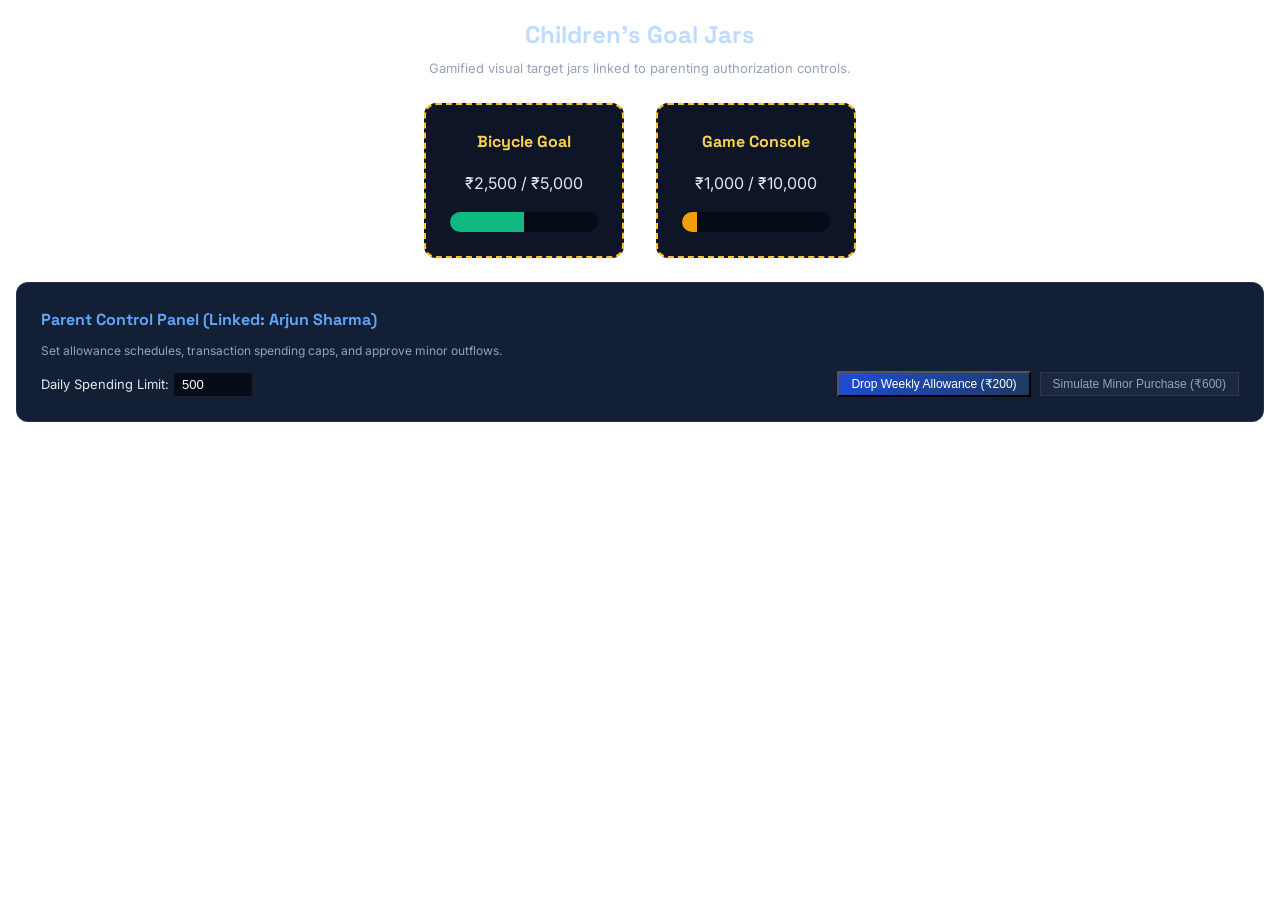
<file: frontend/pages/children.html>
<!DOCTYPE html>
<html lang="en">
<head>
  <meta charset="UTF-8">
  <link rel="stylesheet" href="../css/main.css">
  <style>
    body { background: transparent; color: #e2e8f0; font-family: 'Inter', sans-serif; padding: 1rem; }
    body, .jar, .jar h4, .parent-card, .input-small {
      transition: background-color var(--transition-base), border-color var(--transition-base), color var(--transition-base);
    }
    .jar-container { display: flex; gap: 2rem; margin-top: 1.5rem; justify-content: center; }
    .jar { background: var(--surface-base); border: 2px dashed var(--gold-400); border-radius: 12px; padding: 1.5rem; text-align: center; width: 200px; }
    .jar h4 { margin: 0 0 1rem 0; color: var(--gold-300); font-family: var(--font-display); }
    .progress { background: var(--surface-bg); height: 20px; border-radius: 10px; overflow: hidden; margin-top: 1rem; }
    .progress-bar { background: var(--success); height: 100%; width: 50%; transition: width 0.5s ease; }
    .parent-card { background: var(--surface-raised); border: 1px solid var(--surface-border); border-radius: 12px; padding: 1.5rem; margin-top: 1.5rem; }
    .input-small { background: var(--surface-bg); border: 1px solid var(--surface-border); color: white; padding: 4px 8px; border-radius: 4px; font-size: 13px; width: 80px; }
    
    /* Light Mode Overrides */
    :root.light-mode body {
      color: #0f172a;
    }
    :root.light-mode .jar {
      background: var(--surface-bg);
      border-color: var(--brand-500);
      color: #0f172a;
    }
    :root.light-mode .jar h4 {
      color: var(--brand-500);
    }
    :root.light-mode .parent-card {
      background: #f1f5f9;
      border-color: #cbd5e1;
      color: #0f172a;
    }
    :root.light-mode .input-small {
      background: white;
      border-color: #cbd5e1;
      color: #0f172a;
    }
  </style>
</head>
<body>
  <div style="text-align: center;">
    <h2 style="color: var(--brand-200); font-family: var(--font-display); margin: 0 0 4px 0;">Children's Goal Jars</h2>
    <p style="font-size: 13px; color: var(--text-secondary); margin: 0;">Gamified visual target jars linked to parenting authorization controls.</p>
  </div>
  <div class="jar-container">
    <div class="jar">
      <h4>Bicycle Goal</h4>
      <p id="bikeProgressText">₹2,500 / ₹5,000</p>
      <div class="progress"><div class="progress-bar" id="bikeBar" style="width: 50%;"></div></div>
    </div>
    <div class="jar">
      <h4>Game Console</h4>
      <p id="gameProgressText">₹1,000 / ₹10,000</p>
      <div class="progress"><div class="progress-bar" id="gameBar" style="width: 10%; background: var(--warning);"></div></div>
    </div>
  </div>

  <div class="parent-card">
    <h4 style="color: var(--text-accent); margin: 0 0 0.5rem 0; font-family: var(--font-display);">Parent Control Panel (Linked: Arjun Sharma)</h4>
    <p style="font-size: 12px; color: var(--text-secondary); margin-bottom: 10px;">Set allowance schedules, transaction spending caps, and approve minor outflows.</p>
    <div style="display: flex; gap: var(--space-4); align-items: center; justify-content: space-between; flex-wrap: wrap;">
      <div>
        <span style="font-size: 13px;">Daily Spending Limit: </span>
        <input type="number" id="limitInput" class="input-small" value="500">
      </div>
      <div>
        <button class="btn-primary" style="padding: 4px 12px; font-size: 12px;" onclick="addAllowance()">Drop Weekly Allowance (₹200)</button>
        <button class="btn-secondary" style="padding: 4px 12px; font-size: 12px; margin-left: 5px;" onclick="simulatePurchase()">Simulate Minor Purchase (₹600)</button>
      </div>
    </div>
  </div>

  <script>
    let bikeSaved = 2500;
    let bikeTarget = 5000;
    
    function addAllowance() {
      bikeSaved = Math.min(bikeSaved + 200, bikeTarget);
      document.getElementById("bikeProgressText").textContent = `₹${bikeSaved} / ₹${bikeTarget}`;
      document.getElementById("bikeBar").style.width = `${(bikeSaved/bikeTarget * 100)}%`;
      
      // Try to alert parent in parent index
      if (window.parent && window.parent.loadDashboard) {
        // Log WHS or consent action
        alert("Weekly allowance dropped! Parent account debited. Goal jar updated.");
      }
    }

    function simulatePurchase() {
      const limit = parseInt(document.getElementById("limitInput").value);
      const amt = 600; // Simulated purchase
      
      if (amt > limit) {
        // Trigger Child Limit breach
        if (window.parent && window.parent.triggerGlobalStepUp) {
          window.parent.triggerGlobalStepUp(
            "CHILD_LIMIT_BREACH_VERIFICATION",
            3, // Parent L3 auth required
            () => {
              alert("Parent authorized the purchase! Outflow of ₹600 processed successfully.");
            },
            () => {
              alert("Transaction Blocked! Purchase exceeds parent limit of ₹" + limit + ".");
            }
          );
        }
      } else {
        alert("Purchase processed successfully within allowance limits!");
      }
    }
  </script>
</body>
</html>
</file>
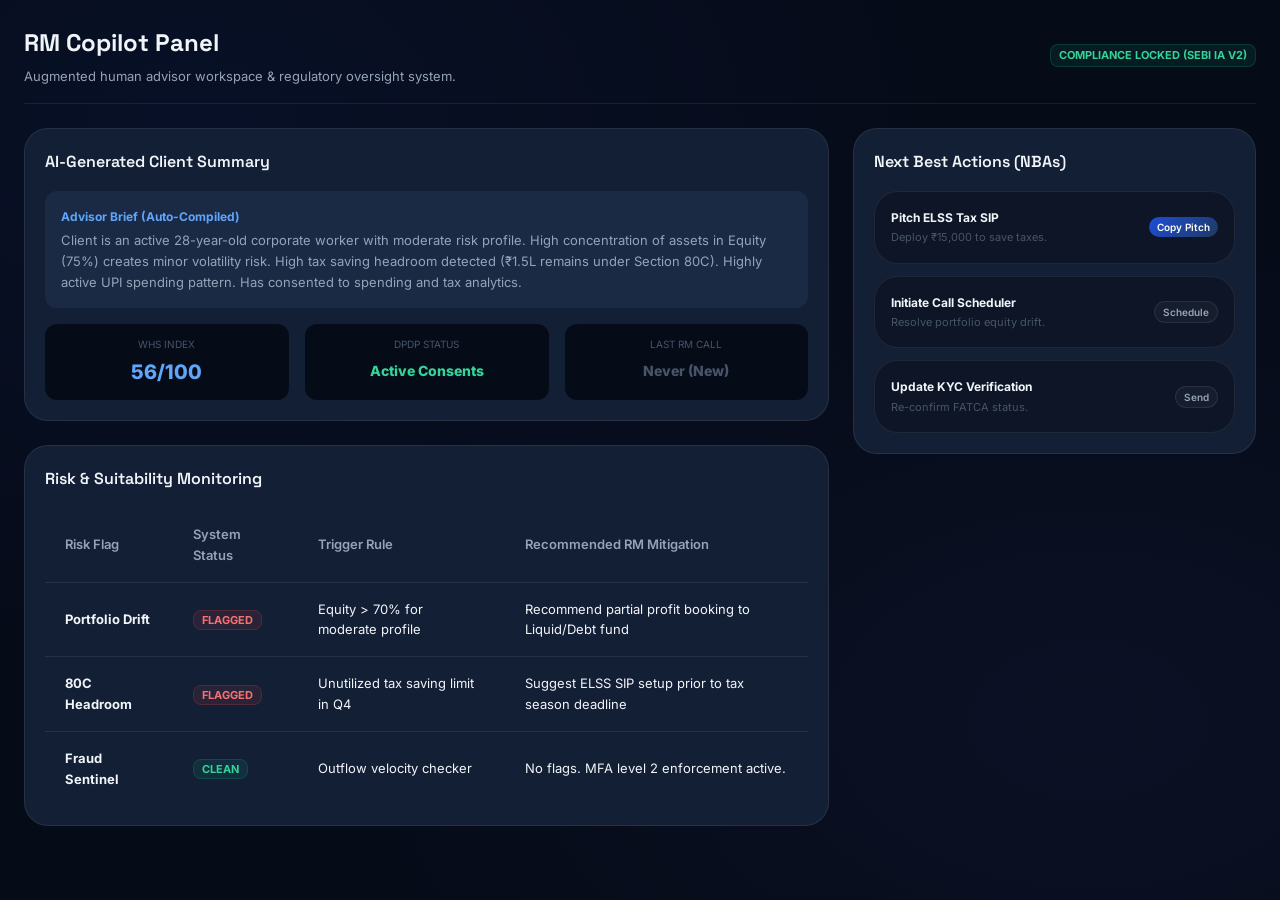
<file: frontend/pages/rm-copilot.html>
<!DOCTYPE html>
<html lang="en">
<head>
  <meta charset="UTF-8">
  <meta name="viewport" content="width=device-width, initial-scale=1.0">
  <title>Relationship Manager (RM) Copilot Dashboard</title>
  <link rel="stylesheet" href="../css/main.css">
  <style>
    body {
      background-color: var(--surface-bg);
      color: var(--text-primary);
      font-family: var(--font-body);
      padding: var(--space-6);
      margin: 0;
      min-height: 100vh;
    }
    .rm-grid {
      display: grid;
      grid-template-columns: 2fr 1fr;
      gap: var(--space-6);
    }
    .rm-section {
      display: flex;
      flex-direction: column;
      gap: var(--space-6);
    }
    .badge-alert {
      background: rgba(239, 68, 68, 0.1);
      color: var(--text-danger);
      border: 1px solid rgba(239, 68, 68, 0.2);
      font-size: 11px;
      font-weight: 700;
      padding: 2px 8px;
      border-radius: var(--radius-sm);
      text-transform: uppercase;
    }
    .badge-ok {
      background: rgba(16, 185, 129, 0.1);
      color: var(--text-success);
      border: 1px solid rgba(16, 185, 129, 0.2);
      font-size: 11px;
      font-weight: 700;
      padding: 2px 8px;
      border-radius: var(--radius-sm);
      text-transform: uppercase;
    }
    .action-item-card {
      background: var(--surface-base);
      border: 1px solid var(--surface-border);
      border-radius: var(--radius-xl);
      padding: var(--space-4);
      display: flex;
      justify-content: space-between;
      align-items: center;
      transition: all var(--transition-fast);
    }
    .action-item-card:hover {
      border-color: var(--brand-400);
      background: var(--surface-overlay);
    }
  </style>
</head>
<body>
  <div style="display: flex; justify-content: space-between; align-items: center; margin-bottom: var(--space-6); border-bottom: 1px solid var(--surface-border); padding-bottom: var(--space-4);">
    <div>
      <h2 style="font-family: var(--font-display); color: var(--text-primary); margin: 0;">RM Copilot Panel</h2>
      <p style="font-size: 13px; color: var(--text-secondary); margin: 4px 0 0 0;">Augmented human advisor workspace &amp; regulatory oversight system.</p>
    </div>
    <span class="badge-ok">Compliance Locked (SEBI IA V2)</span>
  </div>

  <div class="rm-grid">
    <!-- Left Column: Client Dossier & Flags -->
    <div class="rm-section">
      <div class="card" style="padding: var(--space-5);">
        <h3 class="card-title" style="margin-bottom: var(--space-4);">AI-Generated Client Summary</h3>
        <div style="background: var(--surface-overlay); border-radius: var(--radius-md); padding: var(--space-4); margin-bottom: var(--space-4);">
          <div style="font-size: 12px; font-weight: 700; color: var(--text-accent); margin-bottom: 4px;">Advisor Brief (Auto-Compiled)</div>
          <p style="font-size: 13px; color: var(--text-secondary); line-height: 1.6; margin: 0;">
            Client is an active 28-year-old corporate worker with moderate risk profile. High concentration of assets in Equity (75%) creates minor volatility risk. High tax saving headroom detected (₹1.5L remains under Section 80C). Highly active UPI spending pattern. Has consented to spending and tax analytics.
          </p>
        </div>
        
        <div style="display: grid; grid-template-columns: repeat(3, 1fr); gap: var(--space-4);">
          <div style="background: var(--surface-bg); padding: var(--space-3); border-radius: var(--radius-md); text-align: center;">
            <div style="font-size: 10px; color: var(--text-muted); text-transform: uppercase;">WHS Index</div>
            <div style="font-size: 20px; font-weight: 800; color: var(--text-accent); margin-top: 4px;">56/100</div>
          </div>
          <div style="background: var(--surface-bg); padding: var(--space-3); border-radius: var(--radius-md); text-align: center;">
            <div style="font-size: 10px; color: var(--text-muted); text-transform: uppercase;">DPDP Status</div>
            <div style="font-size: 14px; font-weight: 800; color: var(--text-success); margin-top: 8px;">Active Consents</div>
          </div>
          <div style="background: var(--surface-bg); padding: var(--space-3); border-radius: var(--radius-md); text-align: center;">
            <div style="font-size: 10px; color: var(--text-muted); text-transform: uppercase;">Last RM Call</div>
            <div style="font-size: 14px; font-weight: 800; color: var(--text-muted); margin-top: 8px;">Never (New)</div>
          </div>
        </div>
      </div>

      <div class="card" style="padding: var(--space-5);">
        <h3 class="card-title" style="margin-bottom: var(--space-4);">Risk &amp; Suitability Monitoring</h3>
        <table class="family-table">
          <thead>
            <tr>
              <th>Risk Flag</th>
              <th>System Status</th>
              <th>Trigger Rule</th>
              <th>Recommended RM Mitigation</th>
            </tr>
          </thead>
          <tbody>
            <tr>
              <td><strong>Portfolio Drift</strong></td>
              <td><span class="badge-alert">Flagged</span></td>
              <td>Equity > 70% for moderate profile</td>
              <td>Recommend partial profit booking to Liquid/Debt fund</td>
            </tr>
            <tr>
              <td><strong>80C Headroom</strong></td>
              <td><span class="badge-alert">Flagged</span></td>
              <td>Unutilized tax saving limit in Q4</td>
              <td>Suggest ELSS SIP setup prior to tax season deadline</td>
            </tr>
            <tr>
              <td><strong>Fraud Sentinel</strong></td>
              <td><span class="badge-ok">Clean</span></td>
              <td>Outflow velocity checker</td>
              <td>No flags. MFA level 2 enforcement active.</td>
            </tr>
          </tbody>
        </table>
      </div>
    </div>

    <!-- Right Column: Next Best Actions -->
    <div class="rm-section">
      <div class="card" style="padding: var(--space-5);">
        <h3 class="card-title" style="margin-bottom: var(--space-4);">Next Best Actions (NBAs)</h3>
        <div style="display: flex; flex-direction: column; gap: var(--space-3);">
          <div class="action-item-card">
            <div>
              <div style="font-size: 12px; font-weight: 700; color: var(--text-primary);">Pitch ELSS Tax SIP</div>
              <div style="font-size: 11px; color: var(--text-muted); margin-top: 2px;">Deploy ₹15,000 to save taxes.</div>
            </div>
            <button class="btn btn-primary" style="font-size: 10px; padding: 4px 8px; flex: none;" onclick="alert('ELSS brief copied to clipboard. Ready to send.')">Copy Pitch</button>
          </div>
          
          <div class="action-item-card">
            <div>
              <div style="font-size: 12px; font-weight: 700; color: var(--text-primary);">Initiate Call Scheduler</div>
              <div style="font-size: 11px; color: var(--text-muted); margin-top: 2px;">Resolve portfolio equity drift.</div>
            </div>
            <button class="btn btn-secondary" style="font-size: 10px; padding: 4px 8px; flex: none;" onclick="alert('Meeting scheduler link generated.')">Schedule</button>
          </div>

          <div class="action-item-card">
            <div>
              <div style="font-size: 12px; font-weight: 700; color: var(--text-primary);">Update KYC Verification</div>
              <div style="font-size: 11px; color: var(--text-muted); margin-top: 2px;">Re-confirm FATCA status.</div>
            </div>
            <button class="btn btn-secondary" style="font-size: 10px; padding: 4px 8px; flex: none;" onclick="alert('KYC request sent to client.')">Send</button>
          </div>
        </div>
      </div>
    </div>
  </div>
</body>
</html>
</file>
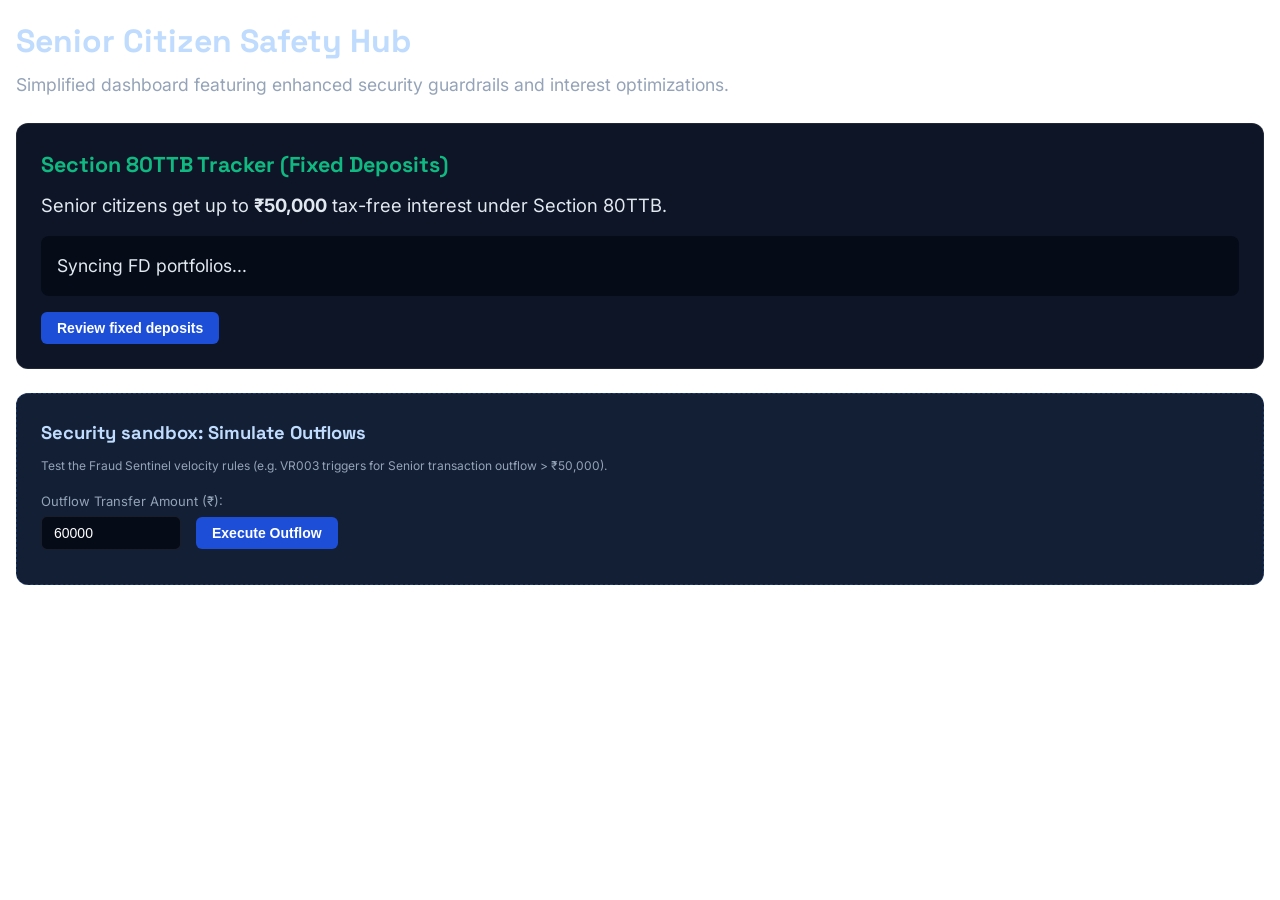
<file: frontend/pages/senior.html>
<!DOCTYPE html>
<html lang="en">
<head>
  <meta charset="UTF-8">
  <link rel="stylesheet" href="../css/main.css">
  <style>
    body { background: transparent; color: #e2e8f0; font-family: 'Inter', sans-serif; padding: 1rem; font-size: 1.15rem; } /* Large Accessible Font */
    body, .tax-box, .simulate-card, .input-field, .btn-action {
      transition: background-color var(--transition-base), border-color var(--transition-base), color var(--transition-base);
    }
    .fraud-banner { background: rgba(239, 68, 68, 0.15); color: var(--text-danger); padding: 1.5rem; border-radius: var(--radius-lg); border: 2px solid var(--danger); display: none; align-items: center; gap: 1.5rem; margin-top: 1.5rem; }
    .tax-box { background: var(--surface-base); padding: 1.5rem; border-radius: 12px; border: 1px solid var(--surface-border); margin-top: 1.5rem; }
    .simulate-card { background: var(--surface-raised); border: 1px dashed var(--surface-border-accent); border-radius: 12px; padding: 1.5rem; margin-top: 1.5rem; }
    .input-field { background: var(--surface-bg); border: 1px solid var(--surface-border); color: white; padding: var(--space-2) var(--space-3); border-radius: 6px; font-size: 14px; width: 140px; margin-right: 10px; }
    .btn-action { background: var(--brand-500); color: white; border: none; padding: var(--space-2) var(--space-4); border-radius: 6px; font-weight: bold; cursor: pointer; font-size: 14px; }
    .btn-action.block { background: var(--danger); }
    .btn-action.sec { background: var(--surface-overlay); color: var(--text-secondary); border: 1px solid var(--surface-border); }
    .btn-action:hover { opacity: 0.9; }

    /* Light Mode Overrides */
    :root.light-mode body {
      color: #0f172a;
    }
    :root.light-mode .tax-box {
      background: var(--surface-bg);
      border-color: #cbd5e1;
      color: #0f172a;
    }
    :root.light-mode .simulate-card {
      background: var(--surface-bg);
      border-color: var(--brand-400);
      color: #0f172a;
    }
    :root.light-mode .input-field {
      background: white;
      border-color: #cbd5e1;
      color: #0f172a;
    }
    :root.light-mode .btn-action.sec {
      background: #e2e8f0;
      border-color: #cbd5e1;
      color: #475569;
    }
  </style>
</head>
<body>
  <div>
    <h2 style="color: var(--brand-200); font-family: var(--font-display); font-size: 2rem; margin: 0 0 4px 0;">Senior Citizen Safety Hub</h2>
    <p style="font-size: 1.1rem; color: var(--text-secondary); margin: 0;">Simplified dashboard featuring enhanced security guardrails and interest optimizations.</p>
  </div>
  
  <!-- Fraud Sentinel Dynamic Warning Banner -->
  <div class="fraud-banner" id="seniorFraudBanner">
    <svg xmlns="http://www.w3.org/2000/svg" width="36" height="36" viewBox="0 0 24 24" fill="none" stroke="currentColor" stroke-width="2.5" stroke-linecap="round" stroke-linejoin="round" style="flex-shrink: 0;">
      <path d="m21.73 18-8-14a2 2 0 0 0-3.48 0l-8 14A2 2 0 0 0 4 21h16a2 2 0 0 0 1.73-3Z"></path>
      <line x1="12" y1="9" x2="12" y2="13"></line>
      <line x1="12" y1="17" x2="12.01" y2="17"></line>
    </svg>
    <div style="flex-grow: 1;">
      <strong style="font-size: 1.3rem;" id="fraudTitle">Fraud Sentinel Block Active</strong><br>
      <span style="font-size: 1.05rem;" id="fraudMessage">We have detected and paused a suspicious transaction. OTP details have been flagged.</span>
    </div>
    <div style="display: flex; flex-direction: column; gap: var(--space-2); flex-shrink: 0;">
      <button class="btn-action block" onclick="emergencyBlock()">Emergency Block</button>
      <button class="btn-action sec" onclick="callRM()">Call RM</button>
    </div>
  </div>

  <div class="tax-box">
    <h3 style="color: var(--success); margin: 0 0 0.5rem 0; font-family: var(--font-display);">Section 80TTB Tracker (Fixed Deposits)</h3>
    <p style="margin: 0 0 1rem 0;">Senior citizens get up to <strong>₹50,000</strong> tax-free interest under Section 80TTB.</p>
    <div style="background: var(--surface-bg); padding: 1rem; border-radius: 8px; font-size: 1.1rem; margin-bottom: 1rem;" id="ttbStats">
      Syncing FD portfolios...
    </div>
    <button class="btn-action" onclick="alert('Fixed Deposit balances synced via CAMS secure gateway.')">Review fixed deposits</button>
  </div>

  <!-- Interactive Security Simulator Widget -->
  <div class="simulate-card">
    <h4 style="color: var(--brand-200); margin: 0 0 0.5rem 0; font-family: var(--font-display);">Security sandbox: Simulate Outflows</h4>
    <p style="font-size: 12px; color: var(--text-secondary); margin-bottom: 1rem;">Test the Fraud Sentinel velocity rules (e.g. VR003 triggers for Senior transaction outflow > ₹50,000).</p>
    <div>
      <label for="txnAmountInput" style="font-size: 13px; color: var(--text-secondary); display: block; margin-bottom: 4px;">Outflow Transfer Amount (₹):</label>
      <input type="number" id="txnAmountInput" class="input-field" value="60000" placeholder="Amount in Rs">
      <button class="btn-action" id="simulateTxBtn">Execute Outflow</button>
    </div>
    <div style="font-size: 12px; color: var(--text-muted); margin-top: 10px;" id="simStatus"></div>
  </div>

  <script>
    const API_BASE = "http://127.0.0.1:8000";
    
    document.addEventListener('DOMContentLoaded', async () => {
      const urlParams = new URLSearchParams(window.location.search);
      const userId = urlParams.get('userId') || "22222222-2222-2222-2222-222222222222";
      
      await loadTTBDetails(userId);
      
      document.getElementById("simulateTxBtn").addEventListener("click", async () => {
        const amt = parseFloat(document.getElementById("txnAmountInput").value);
        const status = document.getElementById("simStatus");
        status.textContent = "Processing velocity algorithms...";
        
        try {
          const res = await fetch(`${API_BASE}/api/fraud/detect`, {
            method: "POST",
            headers: { "Content-Type": "application/json" },
            body: JSON.stringify({
              user_id: userId,
              transaction_amount: amt,
              is_new_beneficiary: amt > 50000, // Simulate new beneficiary for large sums
              device_hash: "hash_unrecognized_device_456" // Simulate unrecognized device
            })
          });
          
          if (res.ok) {
            const data = await res.json();
            if (data.is_anomaly) {
              const banner = document.getElementById("seniorFraudBanner");
              const top = data.signals[0] || { description: "Unusual transaction velocity alert." };
              
              banner.style.display = "flex";
              document.getElementById("fraudTitle").textContent = "Fraud Sentinel: paused transfer";
              document.getElementById("fraudMessage").textContent = `${top.description}. Severity: ${data.card.accent.toUpperCase()} block. Risk Index: ${(top.risk_score * 100).toFixed(0)}%.`;
              
              status.innerHTML = `<span style="color:var(--text-danger)">Blocked. Fraud Event logged in compliance audit trail.</span>`;
              
              // Refresh parent dashboard cards list so the new alert card appears instantly!
              if (window.parent && window.parent.loadDashboard) {
                window.parent.loadDashboard(userId);
              }
            } else {
              document.getElementById("seniorFraudBanner").style.display = "none";
              status.innerHTML = `<span style="color:var(--text-success)">Transaction authorized (below velocity thresholds).</span>`;
            }
          }
        } catch (err) {
          console.error("Simulation failed:", err);
        }
      });
    });

    async function loadTTBDetails(userId) {
      try {
        const res = await fetch(`${API_BASE}/api/profile/${userId}`);
        if (!res.ok) throw new Error("Load failed");
        const data = await res.json();
        
        const fdInterest = data.tax_profile ? (data.tax_profile.fd_interest_earned_paise / 100.0) : 22000;
        const eligible = Math.min(fdInterest, 50000);
        const remaining = Math.max(50000 - fdInterest, 0);
        
        document.getElementById("ttbStats").innerHTML = `
          Interest Earned: <strong>₹${fdInterest.toLocaleString('en-IN')}</strong><br>
          Eligible Deduction: <strong>₹${eligible.toLocaleString('en-IN')}</strong><br>
          Remaining Room: <strong style="color:var(--text-accent)">₹${remaining.toLocaleString('en-IN')}</strong>
        `;
      } catch (err) {
        console.error(err);
      }
    }

    function emergencyBlock() {
      alert('Account Locked. All UPI transfers and debit cards blocked. Access can be restored via branch KYC verification.');
    }

    function callRM() {
      alert('Your RM Sahaya has been notified and will call you on your registered mobile number in 2 minutes.');
    }
  </script>
</body>
</html>
</file>
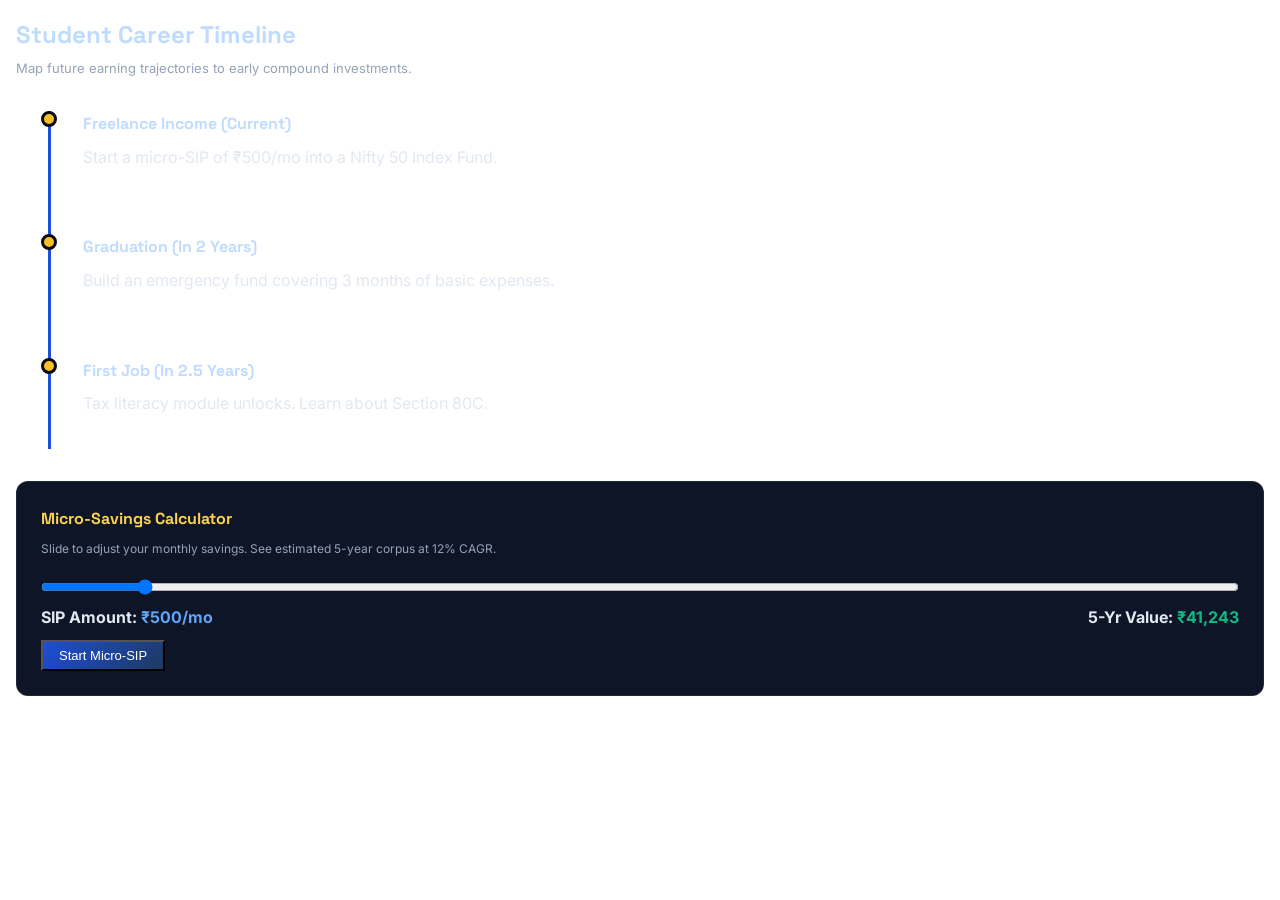
<file: frontend/pages/student.html>
<!DOCTYPE html>
<html lang="en">
<head>
  <meta charset="UTF-8">
  <link rel="stylesheet" href="../css/main.css">
  <style>
    body { background: transparent; color: #e2e8f0; font-family: 'Inter', sans-serif; padding: 1rem; }
    body, h4, .slider-card, .timeline {
      transition: background-color var(--transition-base), border-color var(--transition-base), color var(--transition-base);
    }
    .timeline { border-left: 3px solid var(--brand-500); padding-left: 2rem; margin: 2rem 0 0 2rem; position: relative; }
    .timeline-item { margin-bottom: 2rem; position: relative; }
    .timeline-item::before { content: ''; position: absolute; left: -2.6rem; top: 0; width: 1rem; height: 1rem; background: var(--gold-400); border-radius: 50%; border: 3px solid var(--surface-bg); }
    h4 { color: var(--brand-200); margin: 0 0 0.5rem 0; font-family: var(--font-display); }
    .slider-card { background: var(--surface-base); border: 1px solid var(--surface-border); border-radius: 12px; padding: 1.5rem; margin-top: 1.5rem; }
    .range-slider { width: 100%; margin: 10px 0; }

    /* Light Mode Overrides */
    :root.light-mode body {
      color: #0f172a;
    }
    :root.light-mode h4 {
      color: var(--brand-500);
    }
    :root.light-mode .slider-card {
      background: var(--surface-bg);
      border-color: #cbd5e1;
      color: #0f172a;
    }
  </style>
</head>
<body>
  <div>
    <h2 style="color: var(--brand-200); font-family: var(--font-display); margin: 0 0 4px 0;">Student Career Timeline</h2>
    <p style="font-size: 13px; color: var(--text-secondary); margin: 0;">Map future earning trajectories to early compound investments.</p>
  </div>
  
  <div class="timeline">
    <div class="timeline-item">
      <h4>Freelance Income (Current)</h4>
      <p>Start a micro-SIP of ₹500/mo into a Nifty 50 Index Fund.</p>
    </div>
    <div class="timeline-item">
      <h4>Graduation (In 2 Years)</h4>
      <p>Build an emergency fund covering 3 months of basic expenses.</p>
    </div>
    <div class="timeline-item">
      <h4>First Job (In 2.5 Years)</h4>
      <p>Tax literacy module unlocks. Learn about Section 80C.</p>
    </div>
  </div>

  <div class="slider-card">
    <h4 style="color: var(--gold-300); margin: 0 0 0.5rem 0;">Micro-Savings Calculator</h4>
    <p style="font-size: 12px; color: var(--text-secondary); margin: 0 0 10px 0;">Slide to adjust your monthly savings. See estimated 5-year corpus at 12% CAGR.</p>
    <div>
      <input type="range" id="sipSlider" class="range-slider" min="100" max="5000" step="100" value="500">
      <div style="display: flex; justify-content: space-between; font-weight: bold; margin-bottom: 10px;">
        <span>SIP Amount: <span style="color:var(--text-accent)">₹<span id="sipVal">500</span>/mo</span></span>
        <span>5-Yr Value: <span style="color:var(--success)">₹<span id="corpusVal">40,000</span></span></span>
      </div>
      <button class="btn-primary" style="padding: 6px var(--space-4); font-size: 13px;" id="investBtn">Start Micro-SIP</button>
    </div>
  </div>

  <script>
    document.addEventListener('DOMContentLoaded', () => {
      const slider = document.getElementById("sipSlider");
      const sipVal = document.getElementById("sipVal");
      const corpusVal = document.getElementById("corpusVal");
      
      const updateVal = () => {
        const val = parseInt(slider.value);
        sipVal.textContent = val.toLocaleString('en-IN');
        // Simple FV calculator: FV = P * [((1 + r)^n - 1) / r] * (1 + r)
        const r = 0.12 / 12;
        const n = 60; // 5 years
        const fv = val * ((Math.pow(1 + r, n) - 1) / r) * (1 + r);
        corpusVal.textContent = Math.round(fv).toLocaleString('en-IN');
      };
      
      slider.addEventListener("input", updateVal);
      updateVal();
      
      document.getElementById("investBtn").addEventListener("click", () => {
        // Suitability Gate check simulation
        if (window.parent && window.parent.triggerGlobalStepUp) {
          window.parent.triggerGlobalStepUp(
            "START_STUDENT_SIP",
            1, // standard L1 standard redirect
            () => {
              alert("Micro-SIP authorized! Suitability validated against risk profile (AGGRESSIVE). SIP registered.");
            },
            () => {}
          );
        }
      });
    });
  </script>
</body>
</html>
</file>
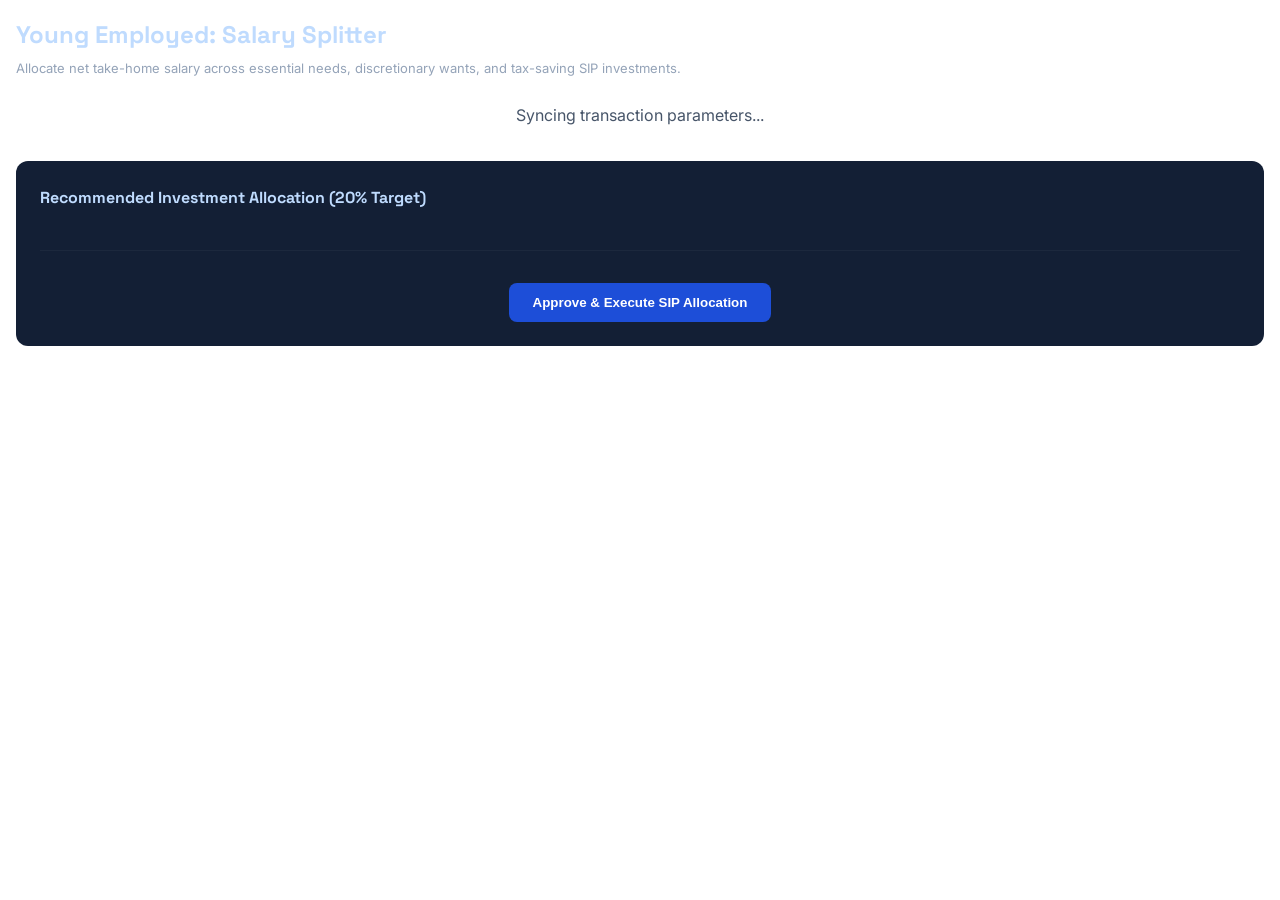
<file: frontend/pages/young-employed.html>
<!DOCTYPE html>
<html lang="en">
<head>
  <meta charset="UTF-8">
  <link rel="stylesheet" href="../css/main.css">
  <style>
    body { background: transparent; color: #e2e8f0; font-family: 'Inter', sans-serif; padding: 1rem; }
    body, .stat-box, .chart-container {
      transition: background-color var(--transition-base), border-color var(--transition-base), color var(--transition-base);
    }
    .stats-grid { display: grid; grid-template-columns: repeat(3, 1fr); gap: 1.5rem; margin-top: 1.5rem; }
    .stat-box { background: var(--surface-base); padding: 1.5rem; border-radius: 12px; border: 1px solid var(--surface-border); text-align: center; }
    .val { font-size: 2rem; font-weight: 700; color: var(--success); margin: 0.5rem 0; }
    .chart-container { margin-top: 2rem; background: var(--surface-raised); padding: 1.5rem; border-radius: 12px; }
    .btn-split { background: var(--brand-500); color: white; border: none; padding: 0.75rem 1.5rem; border-radius: 8px; font-weight: bold; cursor: pointer; transition: background 0.2s; margin-top: 1rem; }
    .btn-split:hover { background: var(--brand-400); }

    /* Light Mode Overrides */
    :root.light-mode body {
      color: #0f172a;
    }
    :root.light-mode .stat-box {
      background: var(--surface-bg);
      border-color: #cbd5e1;
      color: #0f172a;
    }
    :root.light-mode .chart-container {
      background: var(--surface-bg);
      border-color: #cbd5e1;
      color: #0f172a;
    }
  </style>
</head>
<body>
  <div>
    <h2 style="color: var(--brand-200); font-family: var(--font-display); margin: 0 0 4px 0;">Young Employed: Salary Splitter</h2>
    <p style="font-size: 13px; color: var(--text-secondary); margin: 0;">Allocate net take-home salary across essential needs, discretionary wants, and tax-saving SIP investments.</p>
  </div>
  
  <div class="stats-grid" id="splitStats">
    <div style="grid-column: 1/-1; text-align: center; color: var(--text-muted);">Syncing transaction parameters...</div>
  </div>

  <div class="chart-container">
    <h4 style="color: var(--brand-200); margin: 0 0 1rem 0; font-family: var(--font-display);">Recommended Investment Allocation (20% Target)</h4>
    <div style="display: flex; justify-content: space-around; text-align: center;" id="investStats">
      <!-- Populated dynamically -->
    </div>
    
    <div style="text-align: center; margin-top: 1.5rem; border-top: 1px solid var(--surface-glass); padding-top: 1rem;">
      <button class="btn-split" id="splitConfirmBtn">Approve & Execute SIP Allocation</button>
    </div>
  </div>

  <script>
    const API_BASE = "http://127.0.0.1:8000";
    
    document.addEventListener('DOMContentLoaded', async () => {
      const urlParams = new URLSearchParams(window.location.search);
      const userId = urlParams.get('userId') || "11111111-1111-1111-1111-111111111111";
      
      try {
        const res = await fetch(`${API_BASE}/api/profile/${userId}`);
        if (!res.ok) throw new Error("Failed to load details");
        const data = await res.json();
        
        // Find salary credit transaction
        const salTx = data.transactions.find(t => t.spend_category === 'SALARY') || { amount_paise: 8500000 };
        const salary = salTx.amount_paise / 100.0;
        
        // Calculate 50-30-20 Split
        const needs = Math.round(salary * 0.50);
        const wants = Math.round(salary * 0.30);
        const investments = Math.round(salary * 0.20);
        
        // Investment detail allocations
        const elss = Math.round(investments * 0.40);
        const indexFund = Math.round(investments * 0.40);
        const emergency = Math.round(investments * 0.20);
        
        document.getElementById('splitStats').innerHTML = `
          <div class="stat-box"><div style="color:var(--text-secondary)">Needs (50%)</div><div class="val" style="color:var(--text-accent)">₹${needs.toLocaleString('en-IN')}</div></div>
          <div class="stat-box"><div style="color:var(--text-secondary)">Wants (30%)</div><div class="val" style="color:var(--warning)">₹${wants.toLocaleString('en-IN')}</div></div>
          <div class="stat-box"><div style="color:var(--text-secondary)">Investments (20%)</div><div class="val" style="color:var(--success)">₹${investments.toLocaleString('en-IN')}</div></div>
        `;

        document.getElementById('investStats').innerHTML = `
          <div><strong>ELSS Tax-Saver SIP</strong><br><span style="color:var(--success); font-size: 18px; font-weight: 700;">₹${elss.toLocaleString('en-IN')}</span></div>
          <div><strong>Nifty 50 Index Fund</strong><br><span style="color:var(--text-accent); font-size: 18px; font-weight: 700;">₹${indexFund.toLocaleString('en-IN')}</span></div>
          <div><strong>Liquid Emergency Fund</strong><br><span style="color:var(--warning); font-size: 18px; font-weight: 700;">₹${emergency.toLocaleString('en-IN')}</span></div>
        `;
        
        // Handle split confirmation with Step-Up Auth
        document.getElementById("splitConfirmBtn").addEventListener("click", () => {
          if (window.parent && window.parent.triggerGlobalStepUp) {
            window.parent.triggerGlobalStepUp(
              "EXECUTE_SALARY_SPLIT",
              2, // L2 auth
              () => {
                alert("Salary Split Executed! ₹" + investments.toLocaleString('en-IN') + " has been successfully distributed into your SIP portfolios and Emergency Reserve. SMS notification sent.");
              },
              () => {
                console.log("Salary split authentication cancelled.");
              }
            );
          } else {
            alert("Security challenge authorization matches are starting...");
          }
        });
        
      } catch (err) {
        console.error("Iframe load error:", err);
      }
    });
  </script>
</body>
</html>
</file>
<file: frontend/css/main.css>
/* ═══════════════════════════════════════════════════════════════════
   Avatar Base — Design System & Component Styles
   Engineered for financial-grade trust, accessibility, and premium UX
   ═══════════════════════════════════════════════════════════════════ */

@import url('https://fonts.googleapis.com/css2?family=Inter:wght@300;400;500;600;700;800;900&family=Space+Grotesk:wght@400;500;600;700&display=swap');

/* ── CSS Custom Properties (Design Tokens) ────────────────────────── */
:root {
  /* Brand Palette */
  --brand-900: #0a0f1e;
  --brand-800: #0f172a;
  --brand-700: #1a2340;
  --brand-600: #1e3a5f;
  --brand-500: #1d4ed8;
  --brand-400: #3b82f6;
  --brand-300: #60a5fa;
  --brand-200: #bfdbfe;
  --brand-100: #eff6ff;

  /* Accent — Gold/Wealth */
  --gold-500: #f59e0b;
  --gold-400: #fbbf24;
  --gold-300: #fcd34d;
  --gold-100: #fef3c7;

  /* Semantic Colors */
  --success: #10b981;
  --success-light: #d1fae5;
  --warning: #f59e0b;
  --warning-light: #fef3c7;
  --danger: #ef4444;
  --danger-light: #fee2e2;
  --info: #6366f1;
  --info-light: #ede9fe;

  /* Wealth Health Score Colors */
  --whs-excellent: #10b981;
  --whs-good: #3b82f6;
  --whs-fair: #f59e0b;
  --whs-poor: #ef4444;
  --whs-critical: #dc2626;

  /* Surface System */
  --surface-bg: #060b18;
  --surface-base: #0d1526;
  --surface-raised: #131f35;
  --surface-overlay: #1a2a45;
  --surface-glass: rgba(255, 255, 255, 0.04);
  --surface-glass-hover: rgba(255, 255, 255, 0.07);
  --surface-border: rgba(255, 255, 255, 0.08);
  --surface-border-accent: rgba(59, 130, 246, 0.3);

  /* Text System */
  --text-primary: #f1f5f9;
  --text-secondary: #94a3b8;
  --text-muted: #475569;
  --text-inverse: #0f172a;
  --text-accent: #60a5fa;
  --text-gold: #fbbf24;
  --text-success: #34d399;
  --text-danger: #f87171;

  /* Typography */
  --font-display: 'Space Grotesk', 'Inter', sans-serif;
  --font-body: 'Inter', -apple-system, BlinkMacSystemFont, sans-serif;
  --font-mono: 'JetBrains Mono', 'Fira Code', monospace;

  /* Spacing Scale */
  --space-1: 4px;   --space-2: 8px;   --space-3: 12px;
  --space-4: 16px;  --space-5: 20px;  --space-6: 24px;
  --space-8: 32px;  --space-10: 40px; --space-12: 48px;
  --space-16: 64px; --space-20: 80px;

  /* Radius */
  --radius-sm: 8px;   --radius-md: 12px;
  --radius-lg: 16px;  --radius-xl: 24px;
  --radius-2xl: 32px; --radius-full: 9999px;

  /* Shadows */
  --shadow-sm: 0 1px 3px rgba(0,0,0,0.3), 0 1px 2px rgba(0,0,0,0.4);
  --shadow-md: 0 4px 6px rgba(0,0,0,0.3), 0 2px 4px rgba(0,0,0,0.4);
  --shadow-lg: 0 10px 25px rgba(0,0,0,0.4), 0 4px 10px rgba(0,0,0,0.3);
  --shadow-xl: 0 20px 50px rgba(0,0,0,0.5), 0 10px 20px rgba(0,0,0,0.4);
  --shadow-brand: 0 0 40px rgba(29, 78, 216, 0.25);
  --shadow-gold: 0 0 30px rgba(251, 191, 36, 0.2);

  /* Transitions */
  --transition-fast: 150ms cubic-bezier(0.4, 0, 0.2, 1);
  --transition-base: 250ms cubic-bezier(0.4, 0, 0.2, 1);
  --transition-slow: 400ms cubic-bezier(0.4, 0, 0.2, 1);
}

/* ── Light Mode Custom Properties Override ────────────────────────── */
:root.light-mode {
  /* Surface System overrides */
  --surface-bg: #f8fafc;
  --surface-base: #ffffff;
  --surface-raised: #f1f5f9;
  --surface-overlay: #e2e8f0;
  --surface-glass: rgba(15, 23, 42, 0.03);
  --surface-glass-hover: rgba(15, 23, 42, 0.06);
  --surface-border: rgba(15, 23, 42, 0.08);
  --surface-border-accent: rgba(37, 99, 235, 0.2);

  /* Text System overrides */
  --text-primary: #0f172a;
  --text-secondary: #475569;
  --text-muted: #64748b;
  --text-inverse: #f8fafc;
  --text-accent: #2563eb;
  --text-gold: #b45309;
  --text-success: #059669;
  --text-danger: #dc2626;

  /* Shadows overrides */
  --shadow-sm: 0 1px 3px rgba(15,23,42,0.05), 0 1px 2px rgba(15,23,42,0.08);
  --shadow-md: 0 4px 6px rgba(15,23,42,0.05), 0 2px 4px rgba(15,23,42,0.07);
  --shadow-lg: 0 10px 25px rgba(15,23,42,0.08), 0 4px 10px rgba(15,23,42,0.05);
  --shadow-xl: 0 20px 50px rgba(15,23,42,0.1), 0 10px 20px rgba(15,23,42,0.08);
}

/* ── Light Mode Specific Component Overrides ──────────────────────── */
:root.light-mode .whs-card {
  background: linear-gradient(135deg, var(--surface-base) 0%, var(--surface-raised) 100%);
  border-color: var(--surface-border-accent);
}

:root.light-mode .pillar-track {
  background: rgba(0, 0, 0, 0.08);
}

/* ── Light Mode Topbar & Logo ──────────────────────────────────────── */
:root.light-mode .app-topbar {
  background: rgba(255, 255, 255, 0.96);
  border-bottom-color: rgba(15, 23, 42, 0.10);
  box-shadow: 0 1px 12px rgba(15, 23, 42, 0.08);
}

:root.light-mode .logo-text {
  color: #0f172a;
}

:root.light-mode .logo-text span {
  color: var(--brand-600, #1d4ed8);
}

:root.light-mode .logo-icon {
  box-shadow: 0 2px 8px rgba(37, 99, 235, 0.3);
}

:root.light-mode .app-topbar .theme-toggle-btn svg {
  stroke: #475569;
}

:root.light-mode .app-topbar span,
:root.light-mode .app-topbar div {
  color: var(--text-secondary);
}

/* ── Reset & Base ─────────────────────────────────────────────────── */
*, *::before, *::after { box-sizing: border-box; margin: 0; padding: 0; }

html {
  scroll-behavior: smooth;
  font-size: 16px;
  -webkit-text-size-adjust: 100%;
}

body {
  font-family: var(--font-body);
  background: var(--surface-bg);
  color: var(--text-primary);
  line-height: 1.6;
  min-height: 100vh;
  overflow-x: hidden;
  background-image:
    radial-gradient(ellipse at 15% 15%, rgba(29, 78, 216, 0.08) 0%, transparent 50%),
    radial-gradient(ellipse at 85% 80%, rgba(99, 102, 241, 0.06) 0%, transparent 50%);
  /* Smooth theme transitions */
  transition: background-color var(--transition-base), background-image var(--transition-base), color var(--transition-base);
}

/* Apply theme transition globally to components */
header, .card, .rec-card, .stat-card, .sidebar-panel, .consent-card, .sebi-header-disclosure, .btn, .segment-btn, .nav-item, input, select {
  transition: background-color var(--transition-base), background var(--transition-base), border-color var(--transition-base), color var(--transition-base), box-shadow var(--transition-base);
}

/* ── Theme Toggle Button Styling ──────────────────────────────────── */
.theme-toggle-btn {
  background: var(--surface-overlay);
  border: 1px solid var(--surface-border);
  color: var(--text-secondary);
  width: 38px;
  height: 38px;
  border-radius: var(--radius-md);
  display: flex;
  align-items: center;
  justify-content: center;
  cursor: pointer;
  outline: none;
  transition: all var(--transition-fast);
}

.theme-toggle-btn:hover {
  background: var(--surface-glass-hover);
  color: var(--text-primary);
  border-color: var(--surface-border-accent);
  transform: translateY(-1px);
}

.theme-toggle-btn:active {
  transform: translateY(0);
}

.theme-toggle-btn svg {
  transition: transform var(--transition-base) ease;
}

.theme-toggle-btn:hover svg {
  transform: rotate(15deg);
}

/* Sun/Moon visibility based on light-mode presence */
:root:not(.light-mode) .theme-toggle-btn .sun-icon {
  display: block;
}
:root:not(.light-mode) .theme-toggle-btn .moon-icon {
  display: none;
}

:root.light-mode .theme-toggle-btn .sun-icon {
  display: none;
}
:root.light-mode .theme-toggle-btn .moon-icon {
  display: block;
}


/* ── Layout Shell ─────────────────────────────────────────────────── */
.app-shell {
  display: grid;
  grid-template-columns: 260px 1fr;
  grid-template-rows: 64px 1fr;
  min-height: 100vh;
}

.app-topbar {
  grid-column: 1 / -1;
  grid-row: 1;
  display: flex;
  align-items: center;
  gap: var(--space-4);
  padding: 0 var(--space-6);
  background: rgba(13, 21, 38, 0.95);
  backdrop-filter: blur(20px);
  border-bottom: 1px solid var(--surface-border);
  position: sticky;
  top: 0;
  z-index: 100;
  transition: background var(--transition-base), border-color var(--transition-base);
}

.app-sidebar {
  grid-column: 1;
  grid-row: 2;
  background: var(--surface-base);
  border-right: 1px solid var(--surface-border);
  padding: var(--space-6) var(--space-4);
  overflow-y: auto;
  position: sticky;
  top: 64px;
  height: calc(100vh - 64px);
}

.app-content {
  grid-column: 2;
  grid-row: 2;
  padding: var(--space-8);
  overflow-y: auto;
}

/* ── Logo ────────────────────────────────────────────────────────── */
.logo {
  display: flex;
  align-items: center;
  gap: var(--space-3);
  text-decoration: none;
}

.logo-icon {
  width: 36px;
  height: 36px;
  background: linear-gradient(135deg, var(--brand-500), var(--info));
  border-radius: var(--radius-md);
  display: flex;
  align-items: center;
  justify-content: center;
  font-size: 18px;
  box-shadow: var(--shadow-brand);
}

.logo-text {
  font-family: var(--font-display);
  font-size: 18px;
  font-weight: 700;
  color: white;
  letter-spacing: -0.02em;
}

.logo-text span { color: var(--brand-300); }

/* ── Navigation ──────────────────────────────────────────────────── */
.nav-section { margin-bottom: var(--space-6); }

.nav-label {
  font-size: 10px;
  font-weight: 600;
  text-transform: uppercase;
  letter-spacing: 0.1em;
  color: var(--text-muted);
  padding: 0 var(--space-3);
  margin-bottom: var(--space-2);
}

.nav-item {
  display: flex;
  align-items: center;
  gap: var(--space-3);
  padding: var(--space-3) var(--space-3);
  border-radius: var(--radius-md);
  text-decoration: none;
  color: var(--text-secondary);
  font-size: 14px;
  font-weight: 500;
  transition: all var(--transition-fast);
  cursor: pointer;
  border: none;
  background: transparent;
  width: 100%;
  text-align: left;
  position: relative;
}

.nav-item:hover {
  background: var(--surface-glass-hover);
  color: var(--text-primary);
}

.nav-item.active {
  background: rgba(59, 130, 246, 0.12);
  color: var(--text-accent);
  font-weight: 600;
}

.nav-item.active::before {
  content: '';
  position: absolute;
  left: 0;
  top: 50%;
  transform: translateY(-50%);
  width: 3px;
  height: 60%;
  background: var(--brand-400);
  border-radius: 0 2px 2px 0;
}

.nav-icon { font-size: 16px; opacity: 0.8; }
.nav-badge {
  margin-left: auto;
  background: var(--danger);
  color: white;
  font-size: 10px;
  font-weight: 700;
  padding: 2px 6px;
  border-radius: var(--radius-full);
}

/* ── Segment Switcher ────────────────────────────────────────────── */
.segment-switcher {
  display: grid;
  grid-template-columns: 1fr 1fr;
  gap: var(--space-2);
  margin-bottom: var(--space-6);
}

.segment-btn {
  padding: var(--space-2) var(--space-3);
  border-radius: var(--radius-md);
  border: 1px solid var(--surface-border);
  background: var(--surface-glass);
  color: var(--text-secondary);
  font-size: 11px;
  font-weight: 600;
  cursor: pointer;
  transition: all var(--transition-fast);
  text-align: center;
}

.segment-btn:hover {
  border-color: var(--surface-border-accent);
  color: var(--text-primary);
}

.segment-btn.active {
  background: linear-gradient(135deg, rgba(29,78,216,0.3), rgba(99,102,241,0.2));
  border-color: var(--brand-400);
  color: var(--text-accent);
}

/* ── Cards ───────────────────────────────────────────────────────── */
.card {
  background: var(--surface-raised);
  border: 1px solid var(--surface-border);
  border-radius: var(--radius-xl);
  padding: var(--space-6);
  transition: all var(--transition-base);
}

.card:hover {
  border-color: rgba(59, 130, 246, 0.2);
  box-shadow: var(--shadow-lg);
}

.card-glass {
  background: var(--surface-glass);
  backdrop-filter: blur(20px);
  border: 1px solid var(--surface-border);
  border-radius: var(--radius-xl);
  padding: var(--space-6);
}

.card-header {
  display: flex;
  align-items: flex-start;
  justify-content: space-between;
  margin-bottom: var(--space-5);
  gap: var(--space-4);
}

.card-title {
  font-family: var(--font-display);
  font-size: 16px;
  font-weight: 600;
  color: var(--text-primary);
}

.card-subtitle {
  font-size: 13px;
  color: var(--text-secondary);
  margin-top: 2px;
}

/* ── WHS Score Gauge ─────────────────────────────────────────────── */
.whs-card {
  background: linear-gradient(135deg, #0d1526 0%, #131f35 100%);
  border: 1px solid rgba(251, 191, 36, 0.2);
  position: relative;
  overflow: hidden;
}

.whs-card::before {
  content: '';
  position: absolute;
  top: -50%;
  right: -20%;
  width: 300px;
  height: 300px;
  background: radial-gradient(circle, rgba(251,191,36,0.06) 0%, transparent 70%);
  pointer-events: none;
}

.whs-gauge-container {
  display: flex;
  align-items: center;
  gap: var(--space-8);
}

.gauge-wrapper {
  position: relative;
  width: 160px;
  height: 100px;
  flex-shrink: 0;
}

.gauge-svg {
  width: 100%;
  height: 100%;
  overflow: visible;
}

.gauge-bg-arc {
  fill: none;
  stroke: var(--surface-border);
  stroke-width: 12;
  stroke-linecap: round;
}

.gauge-fill-arc {
  fill: none;
  stroke-width: 12;
  stroke-linecap: round;
  transition: stroke-dashoffset 1.5s cubic-bezier(0.4, 0, 0.2, 1);
}

.gauge-score-text {
  font-family: var(--font-display);
  font-size: 32px;
  font-weight: 800;
  fill: var(--text-primary);
  text-anchor: middle;
}

.gauge-label-text {
  font-size: 10px;
  fill: var(--text-secondary);
  text-anchor: middle;
  letter-spacing: 0.08em;
  text-transform: uppercase;
}

.whs-meta {
  flex: 1;
}

.whs-grade {
  display: inline-flex;
  align-items: center;
  gap: var(--space-2);
  margin-bottom: var(--space-4);
}

.whs-grade-badge {
  font-family: var(--font-display);
  font-size: 22px;
  font-weight: 800;
  color: var(--text-gold);
}

.whs-delta {
  display: flex;
  align-items: center;
  gap: var(--space-1);
  font-size: 13px;
  font-weight: 600;
}

.whs-delta.positive { color: var(--text-success); }
.whs-delta.negative { color: var(--text-danger); }

.pillar-bars {
  display: flex;
  flex-direction: column;
  gap: var(--space-2);
  margin-top: var(--space-4);
}

.pillar-row {
  display: flex;
  align-items: center;
  gap: var(--space-3);
}

.pillar-name {
  font-size: 11px;
  color: var(--text-secondary);
  width: 120px;
  flex-shrink: 0;
}

.pillar-track {
  flex: 1;
  height: 4px;
  background: rgba(255,255,255,0.06);
  border-radius: var(--radius-full);
  overflow: hidden;
}

.pillar-fill {
  height: 100%;
  border-radius: var(--radius-full);
  transition: width 1s ease;
}

.pillar-pct {
  font-size: 11px;
  font-weight: 600;
  color: var(--text-secondary);
  width: 28px;
  text-align: right;
}

/* ── Micro-Copy Cards (What / Why / Action) ──────────────────────── */
.recommendation-grid {
  display: grid;
  grid-template-columns: repeat(auto-fill, minmax(340px, 1fr));
  gap: var(--space-5);
}

.rec-card {
  background: var(--surface-raised);
  border: 1px solid var(--surface-border);
  border-radius: var(--radius-xl);
  overflow: hidden;
  transition: all var(--transition-base);
  position: relative;
}

.rec-card:hover {
  transform: translateY(-2px);
  box-shadow: var(--shadow-xl);
  border-color: rgba(59, 130, 246, 0.3);
}

.rec-card-accent {
  height: 3px;
  background: linear-gradient(90deg, var(--brand-500), var(--info));
  border-radius: var(--radius-full) var(--radius-full) 0 0;
}

.rec-card-accent.tax { background: linear-gradient(90deg, #10b981, #059669); }
.rec-card-accent.portfolio { background: linear-gradient(90deg, #6366f1, #8b5cf6); }
.rec-card-accent.fraud { background: linear-gradient(90deg, #ef4444, #dc2626); }
.rec-card-accent.salary { background: linear-gradient(90deg, #f59e0b, #d97706); }

.rec-card-body { padding: var(--space-5); }

.rec-type-badge {
  display: inline-flex;
  align-items: center;
  gap: var(--space-2);
  font-size: 10px;
  font-weight: 700;
  text-transform: uppercase;
  letter-spacing: 0.08em;
  color: var(--text-accent);
  margin-bottom: var(--space-3);
}

.rec-what {
  font-family: var(--font-display);
  font-size: 15px;
  font-weight: 700;
  color: var(--text-primary);
  line-height: 1.35;
  margin-bottom: var(--space-3);
}

.rec-why {
  font-size: 13px;
  color: var(--text-secondary);
  line-height: 1.6;
  margin-bottom: var(--space-4);
}

.rec-action-row {
  display: flex;
  align-items: center;
  justify-content: space-between;
  gap: var(--space-3);
}

.rec-cta-btn {
  display: inline-flex;
  align-items: center;
  gap: var(--space-2);
  padding: var(--space-2) var(--space-4);
  background: linear-gradient(135deg, var(--brand-500), var(--brand-600));
  color: white;
  font-size: 13px;
  font-weight: 600;
  border: none;
  border-radius: var(--radius-md);
  cursor: pointer;
  transition: all var(--transition-fast);
  text-decoration: none;
}

.rec-cta-btn:hover {
  background: linear-gradient(135deg, var(--brand-400), var(--brand-500));
  transform: translateY(-1px);
  box-shadow: 0 4px 15px rgba(29, 78, 216, 0.4);
}

.rec-cta-btn.success {
  background: linear-gradient(135deg, #10b981, #059669);
}

.rec-cta-btn.warning {
  background: linear-gradient(135deg, #f59e0b, #d97706);
  color: var(--text-inverse);
}

.rec-cta-btn.danger {
  background: linear-gradient(135deg, #ef4444, #dc2626);
}

.rec-why-link {
  font-size: 11px;
  color: var(--text-muted);
  text-decoration: none;
  transition: color var(--transition-fast);
}

.rec-why-link:hover { color: var(--text-accent); }

.sebi-disclosure {
  margin-top: var(--space-3);
  padding: var(--space-3);
  background: rgba(239, 68, 68, 0.05);
  border: 1px solid rgba(239, 68, 68, 0.15);
  border-radius: var(--radius-sm);
  font-size: 10px;
  color: var(--text-muted);
  line-height: 1.5;
}

.confidence-bar {
  display: flex;
  align-items: center;
  gap: var(--space-2);
  margin-top: var(--space-3);
}

.confidence-label { font-size: 10px; color: var(--text-muted); }
.confidence-track {
  flex: 1;
  height: 3px;
  background: rgba(255,255,255,0.05);
  border-radius: var(--radius-full);
}
.confidence-fill {
  height: 100%;
  background: linear-gradient(90deg, var(--brand-500), var(--brand-300));
  border-radius: var(--radius-full);
}

/* ── Stats Grid ──────────────────────────────────────────────────── */
.stats-grid {
  display: grid;
  grid-template-columns: repeat(4, 1fr);
  gap: var(--space-4);
  margin-bottom: var(--space-6);
}

.stat-card {
  background: var(--surface-raised);
  border: 1px solid var(--surface-border);
  border-radius: var(--radius-lg);
  padding: var(--space-5);
  transition: all var(--transition-base);
  position: relative;
  overflow: hidden;
}

.stat-card::after {
  content: '';
  position: absolute;
  top: 0; right: 0;
  width: 60px; height: 60px;
  border-radius: 0 var(--radius-lg) 0 100%;
  opacity: 0.05;
}

.stat-card.blue::after { background: var(--brand-400); }
.stat-card.green::after { background: var(--success); }
.stat-card.gold::after { background: var(--gold-400); }
.stat-card.purple::after { background: var(--info); }

.stat-icon {
  font-size: 20px;
  margin-bottom: var(--space-3);
}

.stat-value {
  font-family: var(--font-display);
  font-size: 24px;
  font-weight: 800;
  color: var(--text-primary);
  letter-spacing: -0.02em;
  margin-bottom: 2px;
}

.stat-label {
  font-size: 12px;
  color: var(--text-secondary);
  font-weight: 500;
}

.stat-change {
  font-size: 11px;
  font-weight: 600;
  margin-top: var(--space-2);
  display: flex;
  align-items: center;
  gap: var(--space-1);
}

.stat-change.up { color: var(--text-success); }
.stat-change.down { color: var(--text-danger); }

/* ── Tax Optimizer Panel ─────────────────────────────────────────── */
.tax-panel {
  background: var(--surface-raised);
  border: 1px solid var(--surface-border);
  border-radius: var(--radius-xl);
  overflow: hidden;
}

.tax-panel-header {
  padding: var(--space-5) var(--space-6);
  background: linear-gradient(135deg, rgba(16,185,129,0.08), rgba(5,150,105,0.05));
  border-bottom: 1px solid var(--surface-border);
  display: flex;
  align-items: center;
  justify-content: space-between;
}

.tax-progress-row {
  display: flex;
  align-items: center;
  gap: var(--space-4);
  padding: var(--space-4) var(--space-6);
  border-bottom: 1px solid var(--surface-border);
  transition: background var(--transition-fast);
}

.tax-progress-row:hover { background: var(--surface-glass); }

.tax-progress-row:last-child { border-bottom: none; }

.tax-progress-icon {
  width: 36px;
  height: 36px;
  border-radius: var(--radius-md);
  display: flex;
  align-items: center;
  justify-content: center;
  font-size: 16px;
  flex-shrink: 0;
}

.tax-progress-info { flex: 1; }

.tax-progress-name {
  font-size: 13px;
  font-weight: 600;
  color: var(--text-primary);
}

.tax-progress-detail {
  font-size: 11px;
  color: var(--text-secondary);
  margin-top: 2px;
}

.tax-progress-track {
  width: 100px;
  height: 6px;
  background: rgba(255,255,255,0.05);
  border-radius: var(--radius-full);
  overflow: hidden;
  flex-shrink: 0;
}

.tax-progress-fill {
  height: 100%;
  border-radius: var(--radius-full);
  transition: width 1s ease;
}

.tax-amount {
  font-size: 13px;
  font-weight: 700;
  color: var(--text-primary);
  text-align: right;
  min-width: 80px;
}

/* ── Regime Comparator ───────────────────────────────────────────── */
.regime-grid {
  display: grid;
  grid-template-columns: 1fr auto 1fr;
  gap: var(--space-4);
  align-items: center;
}

.regime-card {
  background: var(--surface-overlay);
  border: 2px solid var(--surface-border);
  border-radius: var(--radius-lg);
  padding: var(--space-5);
  transition: all var(--transition-base);
}

.regime-card.recommended {
  border-color: var(--success);
  background: rgba(16, 185, 129, 0.06);
}

.regime-label {
  font-size: 11px;
  font-weight: 700;
  text-transform: uppercase;
  letter-spacing: 0.08em;
  color: var(--text-muted);
  margin-bottom: var(--space-2);
}

.regime-tax {
  font-family: var(--font-display);
  font-size: 28px;
  font-weight: 800;
  color: var(--text-primary);
  margin-bottom: var(--space-1);
}

.regime-rate {
  font-size: 12px;
  color: var(--text-secondary);
}

.regime-vs {
  text-align: center;
  color: var(--text-muted);
  font-size: 12px;
  font-weight: 600;
}

.regime-savings-badge {
  display: inline-flex;
  align-items: center;
  gap: var(--space-2);
  padding: var(--space-2) var(--space-3);
  background: rgba(16, 185, 129, 0.12);
  border: 1px solid rgba(16, 185, 129, 0.25);
  border-radius: var(--radius-md);
  font-size: 12px;
  font-weight: 600;
  color: var(--text-success);
  margin-top: var(--space-2);
}

/* ── Portfolio Drift ─────────────────────────────────────────────── */
.allocation-chart-wrap {
  display: flex;
  align-items: center;
  gap: var(--space-8);
}

.allocation-donut { position: relative; flex-shrink: 0; }

.allocation-legend {
  display: flex;
  flex-direction: column;
  gap: var(--space-3);
}

.legend-item {
  display: flex;
  align-items: center;
  gap: var(--space-3);
}

.legend-dot {
  width: 10px;
  height: 10px;
  border-radius: 50%;
  flex-shrink: 0;
}

.legend-name {
  font-size: 13px;
  color: var(--text-secondary);
  flex: 1;
}

.legend-pct {
  font-size: 13px;
  font-weight: 700;
  color: var(--text-primary);
}

.drift-alert {
  display: flex;
  align-items: flex-start;
  gap: var(--space-3);
  padding: var(--space-4);
  border-radius: var(--radius-lg);
  border: 1px solid;
  margin-top: var(--space-3);
}

.drift-alert.warning {
  background: rgba(245, 158, 11, 0.07);
  border-color: rgba(245, 158, 11, 0.25);
}

.drift-alert.danger {
  background: rgba(239, 68, 68, 0.07);
  border-color: rgba(239, 68, 68, 0.25);
}

/* ── Salary Splitter ─────────────────────────────────────────────── */
.split-visualization {
  display: flex;
  height: 40px;
  border-radius: var(--radius-md);
  overflow: hidden;
  margin-bottom: var(--space-4);
  gap: 2px;
}

.split-segment {
  display: flex;
  align-items: center;
  justify-content: center;
  font-size: 11px;
  font-weight: 700;
  color: white;
  transition: flex 1s ease;
  min-width: 4px;
  overflow: hidden;
}

.split-items {
  display: flex;
  flex-direction: column;
  gap: var(--space-2);
}

.split-item {
  display: flex;
  align-items: center;
  gap: var(--space-3);
  padding: var(--space-3);
  background: var(--surface-glass);
  border-radius: var(--radius-md);
  border: 1px solid var(--surface-border);
}

.split-item-dot {
  width: 10px;
  height: 10px;
  border-radius: 50%;
  flex-shrink: 0;
}

.split-item-label { font-size: 13px; color: var(--text-secondary); flex: 1; }
.split-item-amount { font-size: 14px; font-weight: 700; color: var(--text-primary); }
.split-item-pct {
  font-size: 11px;
  color: var(--text-muted);
  background: rgba(255,255,255,0.05);
  padding: 2px 6px;
  border-radius: var(--radius-full);
}

/* ── Fraud Alert Banner ───────────────────────────────────────────── */
.fraud-banner {
  display: flex;
  align-items: center;
  gap: var(--space-4);
  padding: var(--space-4) var(--space-5);
  background: linear-gradient(135deg, rgba(239,68,68,0.15), rgba(220,38,38,0.08));
  border: 1px solid rgba(239,68,68,0.4);
  border-radius: var(--radius-lg);
  margin-bottom: var(--space-6);
  animation: pulse-border 2s ease-in-out infinite;
}

@keyframes pulse-border {
  0%, 100% { border-color: rgba(239,68,68,0.4); }
  50% { border-color: rgba(239,68,68,0.8); box-shadow: 0 0 20px rgba(239,68,68,0.15); }
}

.fraud-banner-icon {
  font-size: 24px;
  flex-shrink: 0;
  animation: shake 3s ease-in-out infinite;
}

@keyframes shake {
  0%, 85%, 100% { transform: rotate(0deg); }
  87% { transform: rotate(-5deg); }
  90% { transform: rotate(5deg); }
  93% { transform: rotate(-3deg); }
  96% { transform: rotate(3deg); }
}

.fraud-banner-content { flex: 1; }
.fraud-banner-title {
  font-size: 14px;
  font-weight: 700;
  color: var(--danger);
}

.fraud-banner-sub {
  font-size: 12px;
  color: var(--text-secondary);
  margin-top: 2px;
}

/* ── Goal Jars (Children Module) ──────────────────────────────────── */
.goal-jars-grid {
  display: grid;
  grid-template-columns: repeat(auto-fill, minmax(160px, 1fr));
  gap: var(--space-4);
}

.goal-jar {
  background: var(--surface-overlay);
  border: 2px solid var(--surface-border);
  border-radius: var(--radius-xl);
  padding: var(--space-5);
  text-align: center;
  cursor: pointer;
  transition: all var(--transition-base);
  position: relative;
  overflow: hidden;
}

.goal-jar:hover {
  transform: translateY(-4px);
  box-shadow: var(--shadow-xl);
}

.jar-emoji { font-size: 36px; margin-bottom: var(--space-3); }
.jar-name {
  font-size: 14px;
  font-weight: 700;
  color: var(--text-primary);
  margin-bottom: var(--space-2);
}

.jar-progress-track {
  width: 100%;
  height: 8px;
  background: rgba(255,255,255,0.06);
  border-radius: var(--radius-full);
  overflow: hidden;
  margin-bottom: var(--space-2);
}

.jar-progress-fill {
  height: 100%;
  border-radius: var(--radius-full);
  background: linear-gradient(90deg, var(--brand-500), var(--brand-300));
  transition: width 1s ease;
}

.jar-amount {
  font-size: 12px;
  color: var(--text-secondary);
}

/* ── Career Timeline (Student Module) ────────────────────────────── */
.career-timeline {
  position: relative;
  padding-left: var(--space-8);
}

.career-timeline::before {
  content: '';
  position: absolute;
  left: 16px;
  top: 0;
  bottom: 0;
  width: 2px;
  background: linear-gradient(to bottom, var(--brand-500), transparent);
}

.timeline-item {
  position: relative;
  padding-bottom: var(--space-8);
}

.timeline-dot {
  position: absolute;
  left: calc(-1 * var(--space-8) + 8px);
  top: 4px;
  width: 18px;
  height: 18px;
  border-radius: 50%;
  border: 3px solid var(--surface-base);
  background: var(--brand-500);
  display: flex;
  align-items: center;
  justify-content: center;
  font-size: 8px;
  z-index: 1;
}

.timeline-dot.completed { background: var(--success); }
.timeline-dot.current {
  background: var(--gold-400);
  box-shadow: 0 0 15px rgba(251,191,36,0.4);
}
.timeline-dot.future { background: var(--surface-overlay); }

.timeline-year {
  font-size: 11px;
  color: var(--text-accent);
  font-weight: 700;
  letter-spacing: 0.05em;
}

.timeline-title {
  font-size: 14px;
  font-weight: 600;
  color: var(--text-primary);
  margin-top: 2px;
}

.timeline-desc {
  font-size: 12px;
  color: var(--text-secondary);
  margin-top: 4px;
}

.timeline-income {
  display: inline-flex;
  align-items: center;
  gap: var(--space-1);
  font-size: 13px;
  font-weight: 700;
  color: var(--text-success);
  margin-top: var(--space-2);
}

/* ── Avatar Chat ─────────────────────────────────────────────────── */
.avatar-panel {
  background: var(--surface-raised);
  border: 1px solid var(--surface-border);
  border-radius: var(--radius-xl);
  display: flex;
  flex-direction: column;
  height: 420px;
  overflow: hidden;
}

.avatar-header {
  display: flex;
  align-items: center;
  gap: var(--space-3);
  padding: var(--space-4) var(--space-5);
  border-bottom: 1px solid var(--surface-border);
  background: linear-gradient(135deg, rgba(29,78,216,0.08), rgba(99,102,241,0.04));
}

.avatar-orb {
  width: 40px;
  height: 40px;
  border-radius: 50%;
  background: linear-gradient(135deg, var(--brand-500), var(--info));
  display: flex;
  align-items: center;
  justify-content: center;
  font-size: 18px;
  box-shadow: 0 0 20px rgba(29,78,216,0.4);
  position: relative;
}

.avatar-orb::after {
  content: '';
  position: absolute;
  bottom: 1px;
  right: 1px;
  width: 10px;
  height: 10px;
  background: var(--success);
  border-radius: 50%;
  border: 2px solid var(--surface-raised);
}

.avatar-name {
  font-size: 14px;
  font-weight: 700;
  color: var(--text-primary);
}

.avatar-status {
  font-size: 11px;
  color: var(--text-success);
}

.avatar-messages {
  flex: 1;
  overflow-y: auto;
  padding: var(--space-5);
  display: flex;
  flex-direction: column;
  gap: var(--space-4);
}

.message {
  display: flex;
  gap: var(--space-3);
  animation: fadeSlideIn 0.3s ease;
}

@keyframes fadeSlideIn {
  from { opacity: 0; transform: translateY(8px); }
  to { opacity: 1; transform: translateY(0); }
}

.message.user { flex-direction: row-reverse; }

.message-bubble {
  max-width: 80%;
  padding: var(--space-3) var(--space-4);
  border-radius: var(--radius-lg);
  font-size: 13px;
  line-height: 1.5;
}

.message.avatar .message-bubble {
  background: var(--surface-overlay);
  color: var(--text-primary);
  border: 1px solid var(--surface-border);
}

.message.user .message-bubble {
  background: linear-gradient(135deg, var(--brand-600), var(--brand-500));
  color: white;
}

.avatar-input-row {
  display: flex;
  gap: var(--space-2);
  padding: var(--space-3) var(--space-5);
  border-top: 1px solid var(--surface-border);
}

.avatar-input {
  flex: 1;
  background: var(--surface-overlay);
  border: 1px solid var(--surface-border);
  border-radius: var(--radius-md);
  padding: var(--space-2) var(--space-4);
  color: var(--text-primary);
  font-family: var(--font-body);
  font-size: 13px;
  outline: none;
  transition: border-color var(--transition-fast);
}

.avatar-input:focus { border-color: var(--brand-400); }
.avatar-input::placeholder { color: var(--text-muted); }

.avatar-send-btn {
  width: 36px;
  height: 36px;
  background: linear-gradient(135deg, var(--brand-500), var(--brand-600));
  border: none;
  border-radius: var(--radius-md);
  color: white;
  font-size: 14px;
  cursor: pointer;
  display: flex;
  align-items: center;
  justify-content: center;
  transition: all var(--transition-fast);
}

.avatar-send-btn:hover {
  background: linear-gradient(135deg, var(--brand-400), var(--brand-500));
  transform: scale(1.05);
}

/* ── Section Headers ─────────────────────────────────────────────── */
.section-header {
  display: flex;
  align-items: center;
  justify-content: space-between;
  margin-bottom: var(--space-5);
}

.section-title {
  font-family: var(--font-display);
  font-size: 20px;
  font-weight: 700;
  color: var(--text-primary);
  letter-spacing: -0.02em;
}

.section-subtitle {
  font-size: 13px;
  color: var(--text-secondary);
  margin-top: 2px;
}

/* ── Buttons ─────────────────────────────────────────────────────── */
.btn {
  display: inline-flex;
  align-items: center;
  gap: var(--space-2);
  padding: var(--space-2) var(--space-5);
  border-radius: var(--radius-md);
  font-size: 13px;
  font-weight: 600;
  border: none;
  cursor: pointer;
  transition: all var(--transition-fast);
  text-decoration: none;
  font-family: var(--font-body);
}

.btn-primary {
  background: linear-gradient(135deg, var(--brand-500), var(--brand-600));
  color: white;
}

.btn-primary:hover {
  background: linear-gradient(135deg, var(--brand-400), var(--brand-500));
  box-shadow: 0 4px 15px rgba(29,78,216,0.4);
  transform: translateY(-1px);
}

.btn-secondary {
  background: var(--surface-glass);
  border: 1px solid var(--surface-border);
  color: var(--text-secondary);
}

.btn-secondary:hover {
  background: var(--surface-glass-hover);
  color: var(--text-primary);
}

.btn-ghost {
  background: transparent;
  color: var(--text-accent);
  padding: var(--space-2) var(--space-3);
}

.btn-ghost:hover { background: var(--surface-glass); }

.btn-sm { padding: var(--space-1) var(--space-3); font-size: 12px; }

/* ── Tabs ────────────────────────────────────────────────────────── */
.tab-bar {
  display: flex;
  gap: var(--space-1);
  padding: var(--space-1);
  background: var(--surface-overlay);
  border-radius: var(--radius-lg);
  margin-bottom: var(--space-6);
}

.tab {
  flex: 1;
  padding: var(--space-2) var(--space-4);
  border-radius: var(--radius-md);
  border: none;
  background: transparent;
  color: var(--text-secondary);
  font-size: 13px;
  font-weight: 500;
  cursor: pointer;
  transition: all var(--transition-fast);
}

.tab.active {
  background: var(--surface-raised);
  color: var(--text-primary);
  box-shadow: var(--shadow-sm);
}

/* ── Utilities ───────────────────────────────────────────────────── */
.text-accent { color: var(--text-accent); }
.text-success { color: var(--text-success); }
.text-warning { color: var(--warning); }
.text-danger { color: var(--text-danger); }
.text-muted { color: var(--text-muted); }
.text-gold { color: var(--text-gold); }
.font-display { font-family: var(--font-display); }
.font-mono { font-family: var(--font-mono); }
.fw-700 { font-weight: 700; }
.fw-800 { font-weight: 800; }

.flex { display: flex; }
.flex-col { flex-direction: column; }
.items-center { align-items: center; }
.justify-between { justify-content: space-between; }
.gap-2 { gap: var(--space-2); }
.gap-3 { gap: var(--space-3); }
.gap-4 { gap: var(--space-4); }
.gap-6 { gap: var(--space-6); }

.mb-4 { margin-bottom: var(--space-4); }
.mb-6 { margin-bottom: var(--space-6); }
.mb-8 { margin-bottom: var(--space-8); }
.mt-4 { margin-top: var(--space-4); }

.grid-2 { display: grid; grid-template-columns: 1fr 1fr; gap: var(--space-5); }
.grid-3 { display: grid; grid-template-columns: 1fr 1fr 1fr; gap: var(--space-5); }

.badge {
  display: inline-flex;
  align-items: center;
  gap: var(--space-1);
  padding: 2px 8px;
  border-radius: var(--radius-full);
  font-size: 11px;
  font-weight: 600;
}

.badge-blue { background: rgba(59,130,246,0.15); color: var(--brand-300); }
.badge-green { background: rgba(16,185,129,0.15); color: #34d399; }
.badge-gold { background: rgba(251,191,36,0.15); color: var(--gold-300); }
.badge-red { background: rgba(239,68,68,0.15); color: #f87171; }
.badge-purple { background: rgba(99,102,241,0.15); color: #a5b4fc; }

.divider {
  height: 1px;
  background: var(--surface-border);
  margin: var(--space-5) 0;
}

/* ── Scrollbar ───────────────────────────────────────────────────── */
::-webkit-scrollbar { width: 6px; height: 6px; }
::-webkit-scrollbar-track { background: transparent; }
::-webkit-scrollbar-thumb {
  background: rgba(255,255,255,0.1);
  border-radius: var(--radius-full);
}
::-webkit-scrollbar-thumb:hover { background: rgba(255,255,255,0.2); }

/* ── Responsive ──────────────────────────────────────────────────── */
@media (max-width: 1200px) {
  .stats-grid { grid-template-columns: repeat(2, 1fr); }
}

@media (max-width: 768px) {
  .app-shell { grid-template-columns: 1fr; }
  .app-sidebar { display: none; }
  .app-content { padding: var(--space-4); }
  .stats-grid { grid-template-columns: 1fr 1fr; }
  .recommendation-grid { grid-template-columns: 1fr; }
}

/* ── Animations ──────────────────────────────────────────────────── */
@keyframes shimmer {
  0% { background-position: -200% center; }
  100% { background-position: 200% center; }
}

.skeleton {
  background: linear-gradient(90deg,
    rgba(255,255,255,0.03) 25%,
    rgba(255,255,255,0.07) 50%,
    rgba(255,255,255,0.03) 75%);
  background-size: 200% auto;
  animation: shimmer 1.5s linear infinite;
}

@keyframes float {
  0%, 100% { transform: translateY(0px); }
  50% { transform: translateY(-6px); }
}

.float-anim { animation: float 4s ease-in-out infinite; }

/* ── Senior Accessibility Overrides ──────────────────────────────── */
body.senior-mode {
  font-size: 18px;
}

body.senior-mode .card-title { font-size: 20px; }
body.senior-mode .stat-value { font-size: 32px; }
body.senior-mode .rec-what { font-size: 18px; }
body.senior-mode .rec-why { font-size: 16px; }
body.senior-mode .btn { padding: var(--space-3) var(--space-6); font-size: 16px; }
body.senior-mode .nav-item { font-size: 16px; padding: var(--space-4); }

/* ── Auth/MFA Overlays ───────────────────────────────────────────── */
.auth-overlay {
  position: fixed;
  top: 0; left: 0; right: 0; bottom: 0;
  background: var(--surface-bg);
  background-image:
    radial-gradient(ellipse at 15% 15%, rgba(29, 78, 216, 0.15) 0%, transparent 55%),
    radial-gradient(ellipse at 85% 80%, rgba(99, 102, 241, 0.1) 0%, transparent 55%);
  display: flex;
  align-items: center;
  justify-content: center;
  z-index: 2000;
  transition: opacity var(--transition-base), transform var(--transition-base);
  opacity: 1;
  pointer-events: auto;
  backdrop-filter: blur(10px);
}

.auth-overlay.hidden {
  opacity: 0;
  pointer-events: none;
}

.auth-card {
  background: var(--surface-base);
  border: 1px solid var(--surface-border-accent);
  border-radius: var(--radius-xl);
  padding: var(--space-8);
  width: 440px;
  box-shadow: var(--shadow-xl);
  text-align: center;
  position: relative;
  display: flex;
  flex-direction: column;
  gap: var(--space-5);
  transition: transform var(--transition-base);
}

.auth-card h2 {
  font-family: var(--font-display);
  font-size: 24px;
  color: var(--text-primary);
  margin-bottom: var(--space-1);
}

.auth-card p {
  font-size: 13px;
  color: var(--text-secondary);
}

.auth-form-group {
  text-align: left;
  display: flex;
  flex-direction: column;
  gap: var(--space-2);
}

.auth-form-group label {
  font-size: 11px;
  font-weight: 600;
  text-transform: uppercase;
  color: var(--text-muted);
}

.auth-input {
  background: var(--surface-raised);
  border: 1px solid var(--surface-border);
  color: var(--text-primary);
  padding: var(--space-3) var(--space-4);
  border-radius: var(--radius-md);
  outline: none;
  font-size: 14px;
  transition: all var(--transition-fast);
}

.auth-input:focus {
  border-color: var(--brand-400);
}

.auth-error-msg {
  color: var(--text-danger);
  font-size: 12px;
  text-align: center;
  display: none;
}

/* Biometric Scanner Styling */
.scanner-container {
  display: flex;
  justify-content: center;
  align-items: center;
  margin: var(--space-4) 0;
}

.fingerprint-icon {
  width: 72px;
  height: 72px;
  stroke: var(--brand-400);
  cursor: pointer;
  transition: all var(--transition-base);
}

.fingerprint-icon:hover {
  stroke: var(--text-accent);
  transform: scale(1.05);
}

.fingerprint-icon.scanning {
  animation: fingerprintGlow 1.2s infinite alternate;
}

@keyframes fingerprintGlow {
  0% { stroke: var(--brand-400); filter: drop-shadow(0 0 2px var(--brand-400)); }
  100% { stroke: var(--success); filter: drop-shadow(0 0 15px var(--success)); }
}

.auth-card.hidden {
  display: none !important;
}

/* ── Dashboard Sub-Tabs ──────────────────────────────────────────── */
.subtabs-nav {
  display: flex;
  gap: var(--space-2);
  border-bottom: 1px solid var(--surface-border);
  margin-bottom: var(--space-6);
  padding-bottom: var(--space-1);
  overflow-x: auto;
}

.subtab-btn {
  background: none;
  border: none;
  padding: var(--space-3) var(--space-5);
  font-size: 13px;
  font-weight: 600;
  color: var(--text-secondary);
  cursor: pointer;
  border-radius: var(--radius-md) var(--radius-md) 0 0;
  transition: all var(--transition-fast);
  white-space: nowrap;
  border-bottom: 2px solid transparent;
  margin-bottom: -1px;
}

.subtab-btn:hover {
  color: var(--text-primary);
  background: var(--surface-glass);
}

.subtab-btn.active {
  color: var(--text-accent);
  border-bottom-color: var(--brand-400);
  background: rgba(59, 130, 246, 0.08);
}

.subtab-content {
  display: none;
}

.subtab-content.active {
  display: flex;
  flex-direction: column;
  gap: var(--space-6);
  animation: subtabFadeIn 0.3s ease-in-out;
}

@keyframes subtabFadeIn {
  from { opacity: 0; transform: translateY(8px); }
  to { opacity: 1; transform: translateY(0); }
}

/* ── Family Savings View ────────────────────────────────────────── */
.family-summary-row {
  display: grid;
  grid-template-columns: repeat(auto-fit, minmax(200px, 1fr));
  gap: var(--space-4);
  margin-bottom: var(--space-5);
}

.family-table-container {
  overflow-x: auto;
  border-radius: var(--radius-xl);
  border: 1px solid var(--surface-border);
  background: var(--surface-base);
  box-shadow: var(--shadow-md);
}

.family-table {
  width: 100%;
  border-collapse: collapse;
  text-align: left;
  font-size: 13px;
}

.family-table th {
  background: var(--surface-raised);
  padding: var(--space-4) var(--space-5);
  font-weight: 600;
  color: var(--text-secondary);
  border-bottom: 1px solid var(--surface-border);
}

.family-table td {
  padding: var(--space-4) var(--space-5);
  border-bottom: 1px solid var(--surface-border);
  color: var(--text-primary);
}

.family-table tr:last-child td {
  border-bottom: none;
}

.family-table tr:hover td {
  background: var(--surface-glass);
}

.avatar-badge-circle {
  width: 32px;
  height: 32px;
  border-radius: 50%;
  background: rgba(59, 130, 246, 0.1);
  display: inline-flex;
  align-items: center;
  justify-content: center;
  margin-right: 8px;
  vertical-align: middle;
  color: var(--text-accent);
}

/* ── Settings View ───────────────────────────────────────────────── */
.settings-grid {
  display: grid;
  grid-template-columns: repeat(auto-fit, minmax(360px, 1fr));
  gap: var(--space-6);
}

.settings-section {
  background: var(--surface-base);
  border: 1px solid var(--surface-border);
  border-radius: var(--radius-xl);
  padding: var(--space-6);
  display: flex;
  flex-direction: column;
  gap: var(--space-4);
}

.settings-section-title {
  font-family: var(--font-display);
  font-size: 15px;
  font-weight: 700;
  color: var(--text-primary);
  border-bottom: 1px solid var(--surface-border);
  padding-bottom: var(--space-3);
  margin-bottom: var(--space-1);
}

.settings-row {
  display: flex;
  justify-content: space-between;
  align-items: center;
  gap: var(--space-4);
}

.settings-row label {
  font-size: 13px;
  color: var(--text-secondary);
}

/* Toggle Switch Slider */
.switch {
  position: relative;
  display: inline-block;
  width: 44px;
  height: 22px;
}

.switch input {
  opacity: 0;
  width: 0;
  height: 0;
}

.slider {
  position: absolute;
  cursor: pointer;
  top: 0; left: 0; right: 0; bottom: 0;
  background-color: var(--surface-overlay);
  transition: .3s;
  border-radius: 22px;
  border: 1px solid var(--surface-border);
}

.slider:before {
  position: absolute;
  content: "";
  height: 14px;
  width: 14px;
  left: 3px;
  bottom: 3px;
  background-color: var(--text-secondary);
  transition: .3s;
  border-radius: 50%;
}

input:checked + .slider {
  background-color: var(--brand-500);
}

input:checked + .slider:before {
  transform: translateX(22px);
  background-color: white;
}

.profile-card-badge {
  display: flex;
  align-items: center;
  gap: var(--space-3);
  background: var(--surface-raised);
  padding: var(--space-3) var(--space-4);
  border-radius: var(--radius-md);
  border: 1px solid var(--surface-border);
  margin-bottom: var(--space-4);
}

.profile-badge-avatar {
  width: 40px;
  height: 40px;
  border-radius: 50%;
  background: var(--surface-overlay);
  border: 1px solid var(--surface-border-accent);
  display: flex;
  align-items: center;
  justify-content: center;
}

.signout-btn {
  background: transparent;
  border: 1px solid var(--surface-border);
  color: var(--text-secondary);
  padding: var(--space-2) var(--space-4);
  border-radius: var(--radius-md);
  font-size: 12px;
  font-weight: 600;
  cursor: pointer;
  transition: all var(--transition-fast);
  margin-top: auto;
  text-align: center;
}

.signout-btn:hover {
  background: rgba(239, 68, 68, 0.1);
  color: var(--text-danger);
  border-color: rgba(239, 68, 68, 0.2);
}
</file>
